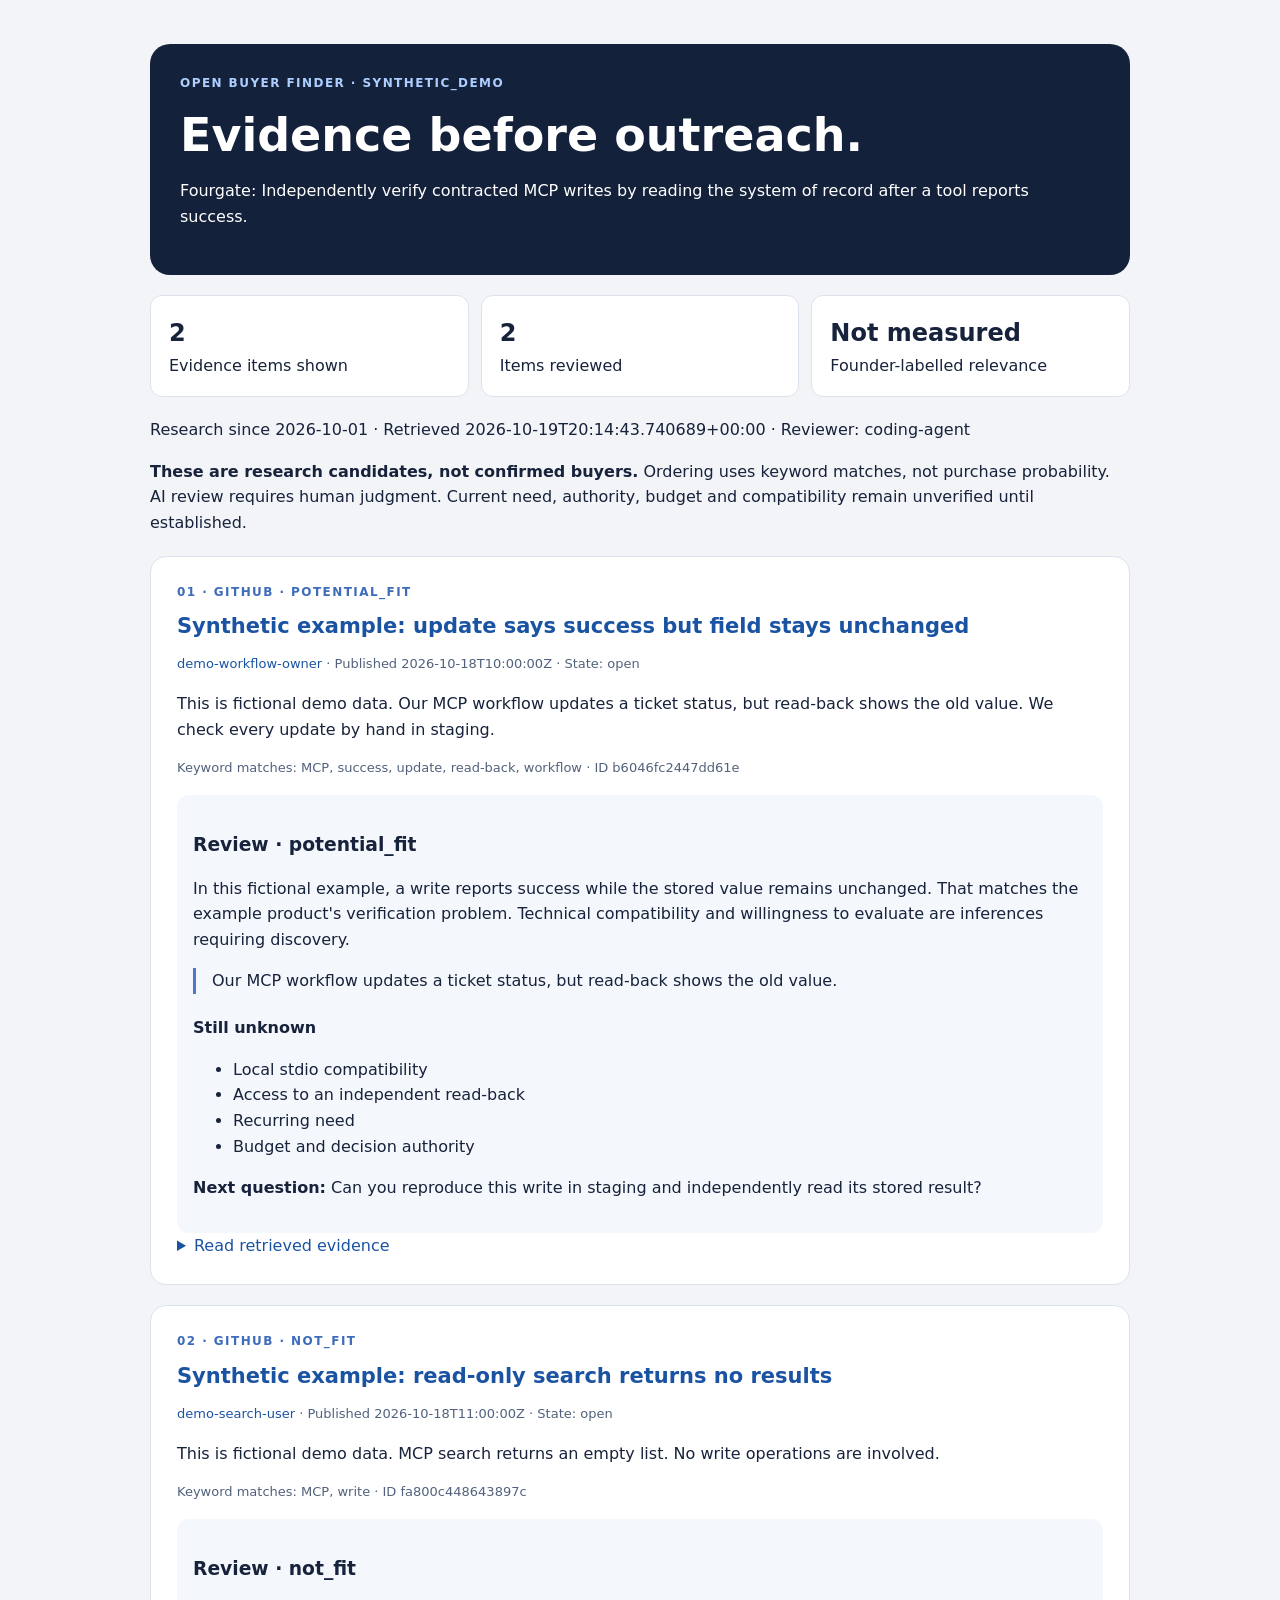
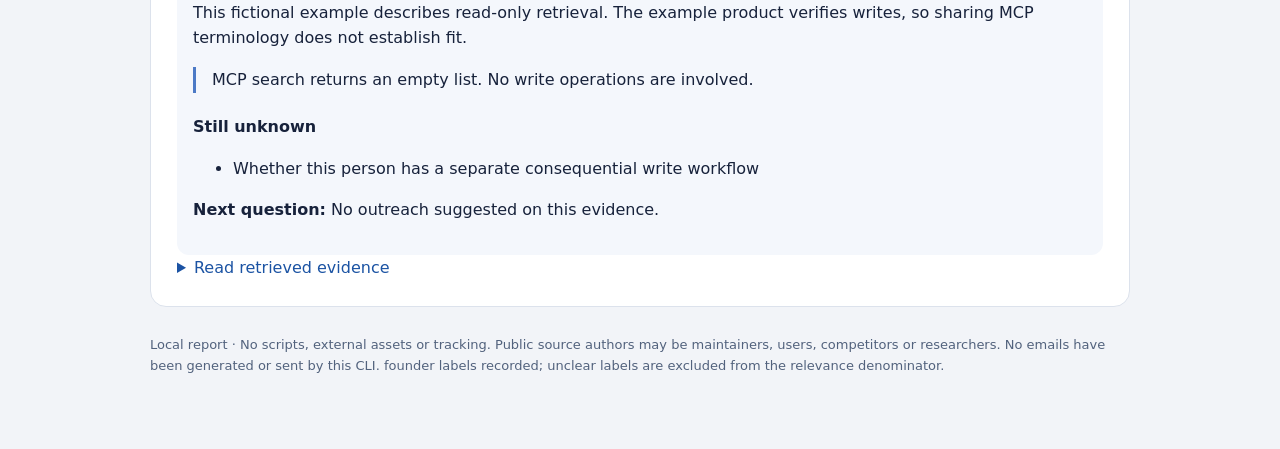
<file: examples/demo-report/report.html>
<!doctype html><html lang="en"><meta charset="utf-8"><meta name="viewport" content="width=device-width,initial-scale=1">
<title>Fourgate · Open Buyer Finder</title>
<style>
:root{font-family:system-ui,sans-serif;color:#17223b;background:#f2f4f8;line-height:1.6}
body{margin:0}main{max-width:980px;margin:auto;padding:44px 24px}header{padding:30px;background:#14213b;color:white;border-radius:20px}
.eyebrow{font-size:12px;letter-spacing:.12em;text-transform:uppercase;font-weight:700;color:#3d6cbb}header .eyebrow{color:#adceff}
h1{font-size:clamp(28px,5vw,46px);line-height:1.15;margin:16px 0}h2{font-size:21px;line-height:1.4;margin:10px 0}
h3,h4{margin-bottom:8px}a{color:#1b53a3;text-decoration:none}a:hover{text-decoration:underline}
article{background:white;border:1px solid #dce2ec;border-radius:16px;padding:26px;margin:20px 0}
.meta,footer{font-size:13px;color:#52627d}.stats{display:grid;grid-template-columns:repeat(auto-fit,minmax(170px,1fr));gap:12px;margin:20px 0}
.stat{background:#fff;border-radius:12px;padding:18px;border:1px solid #dce2ec}.stat b{display:block;font-size:24px}
aside{background:#fff0d1;border-radius:12px;padding:20px}blockquote{margin:16px 0;padding-left:16px;border-left:3px solid #4c7ac6}
.review{background:#f4f7fc;border-radius:12px;padding:16px;margin-top:16px}pre{white-space:pre-wrap;overflow-wrap:anywhere;font:13px/1.6 ui-monospace,monospace}
summary{cursor:pointer;color:#1b53a3}footer{margin:28px 0}p,li{overflow-wrap:anywhere}
</style><main><header><div class="eyebrow">Open Buyer Finder · synthetic_demo</div>
<h1>Evidence before outreach.</h1><p>Fourgate: Independently verify contracted MCP writes by reading the system of record after a tool reports success.</p></header>
<div class="stats"><div class="stat"><b>2</b>Evidence items shown</div>
<div class="stat"><b>2</b>Items reviewed</div>
<div class="stat"><b>Not measured</b>Founder-labelled relevance</div></div>
<p>Research since 2026-10-01 · Retrieved 2026-10-19T20:14:43.740689+00:00
 · Reviewer: coding-agent</p>
<p><b>These are research candidates, not confirmed buyers.</b> Ordering uses keyword matches, not purchase probability.
AI review requires human judgment. Current need, authority, budget and compatibility remain unverified until established.</p>
<article><div class="eyebrow">01 · github · potential_fit</div>
<h2><a href="https://github.com/example/demo/issues/1" rel="noopener noreferrer">Synthetic example: update says success but field stays unchanged</a></h2>
<p class="meta"><a href="https://github.com/demo-workflow-owner">demo-workflow-owner</a> · Published 2026-10-18T10:00:00Z
 · State: open</p><p>This is fictional demo data. Our MCP workflow updates a ticket status, but read-back shows the old value. We check every update by hand in staging.</p>
<p class="meta">Keyword matches: MCP, success, update, read-back, workflow · ID b6046fc2447dd61e</p>
<section class="review"><h3>Review · potential_fit</h3><p>In this fictional example, a write reports success while the stored value remains unchanged. That matches the example product&#x27;s verification problem. Technical compatibility and willingness to evaluate are inferences requiring discovery.</p><blockquote>Our MCP workflow updates a ticket status, but read-back shows the old value.</blockquote><h4>Still unknown</h4><ul><li>Local stdio compatibility</li><li>Access to an independent read-back</li><li>Recurring need</li><li>Budget and decision authority</li></ul><p><b>Next question:</b> Can you reproduce this write in staging and independently read its stored result?</p></section><details><summary>Read retrieved evidence</summary><pre>This is fictional demo data. Our MCP workflow updates a ticket status, but read-back shows the old value. We check every update by hand in staging.</pre></details></article><article><div class="eyebrow">02 · github · not_fit</div>
<h2><a href="https://github.com/example/demo/issues/2" rel="noopener noreferrer">Synthetic example: read-only search returns no results</a></h2>
<p class="meta"><a href="https://github.com/demo-search-user">demo-search-user</a> · Published 2026-10-18T11:00:00Z
 · State: open</p><p>This is fictional demo data. MCP search returns an empty list. No write operations are involved.</p>
<p class="meta">Keyword matches: MCP, write · ID fa800c448643897c</p>
<section class="review"><h3>Review · not_fit</h3><p>This fictional example describes read-only retrieval. The example product verifies writes, so sharing MCP terminology does not establish fit.</p><blockquote>MCP search returns an empty list. No write operations are involved.</blockquote><h4>Still unknown</h4><ul><li>Whether this person has a separate consequential write workflow</li></ul><p><b>Next question:</b> No outreach suggested on this evidence.</p></section><details><summary>Read retrieved evidence</summary><pre>This is fictional demo data. MCP search returns an empty list. No write operations are involved.</pre></details></article>
<footer>Local report · No scripts, external assets or tracking. Public source authors may be maintainers, users, competitors or researchers.
No emails have been generated or sent by this CLI.  founder labels recorded; unclear labels are excluded from the relevance denominator.</footer></main></html>
</file>
